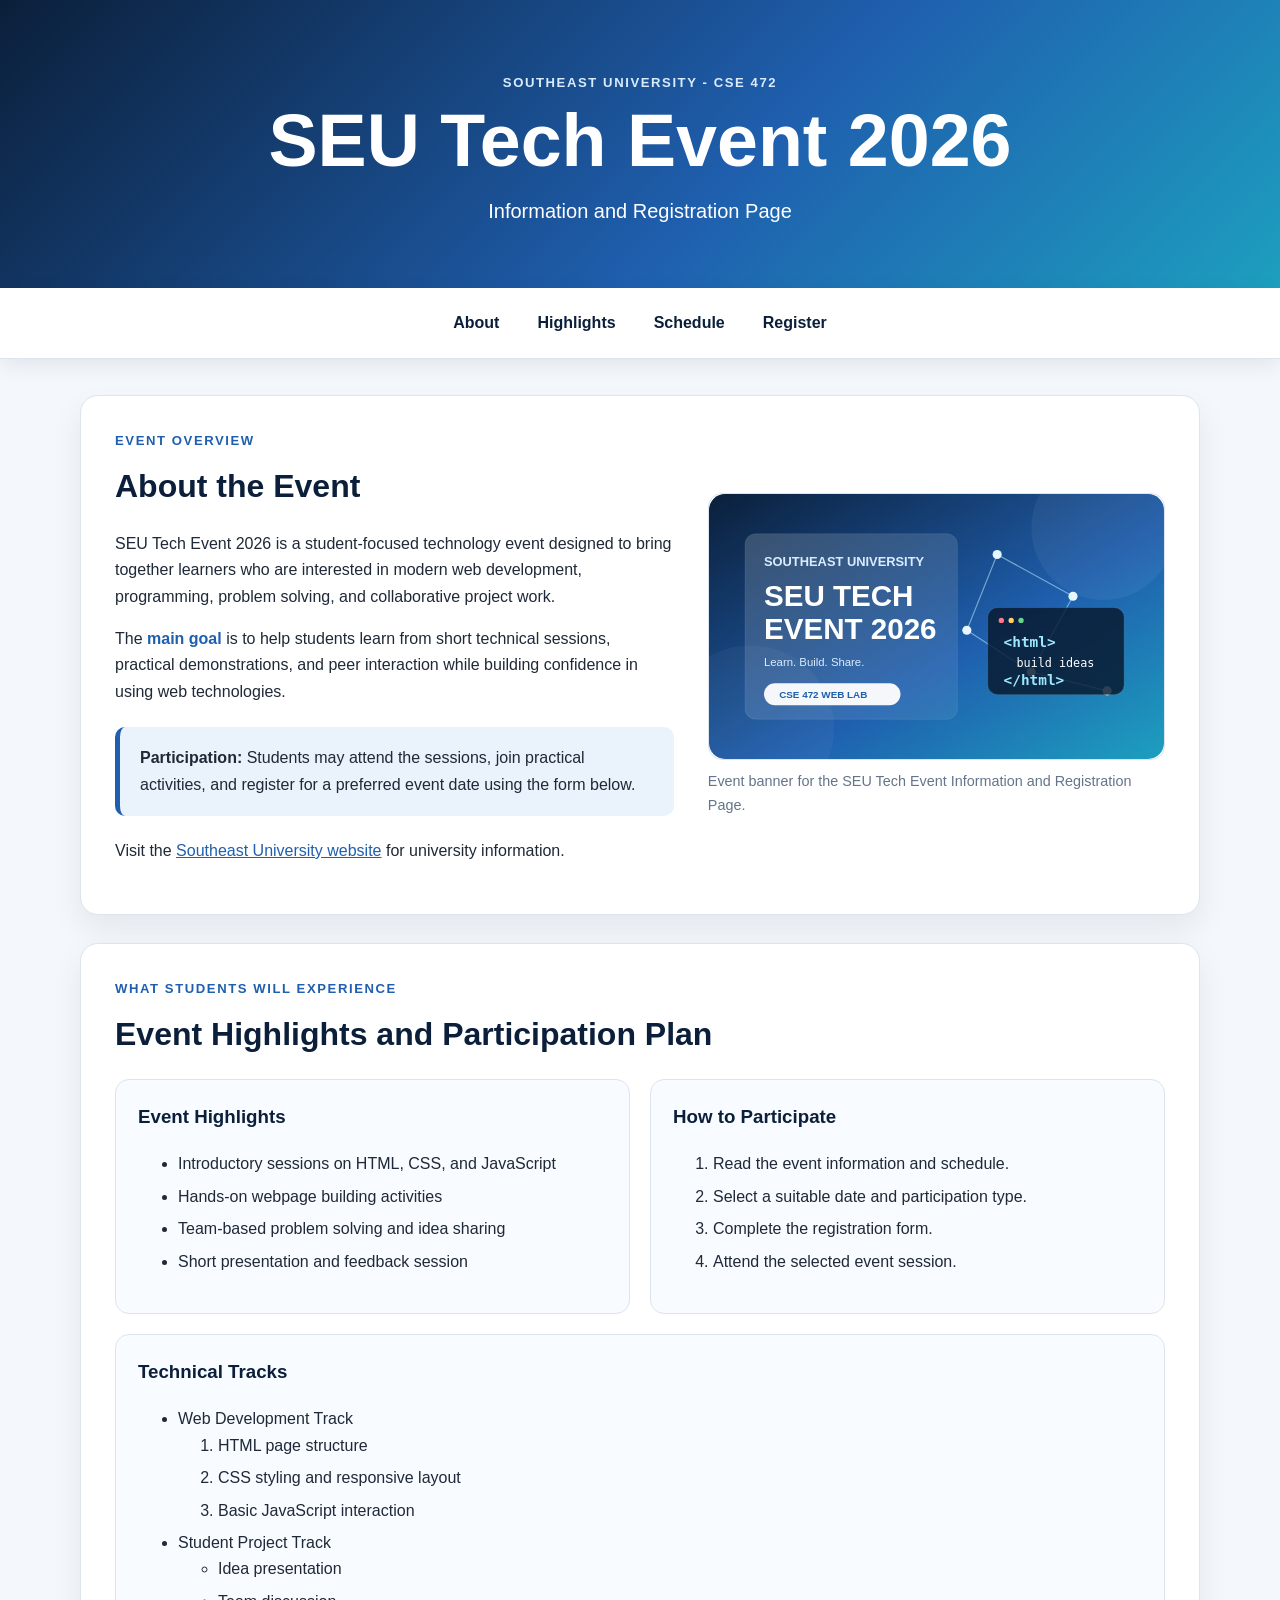
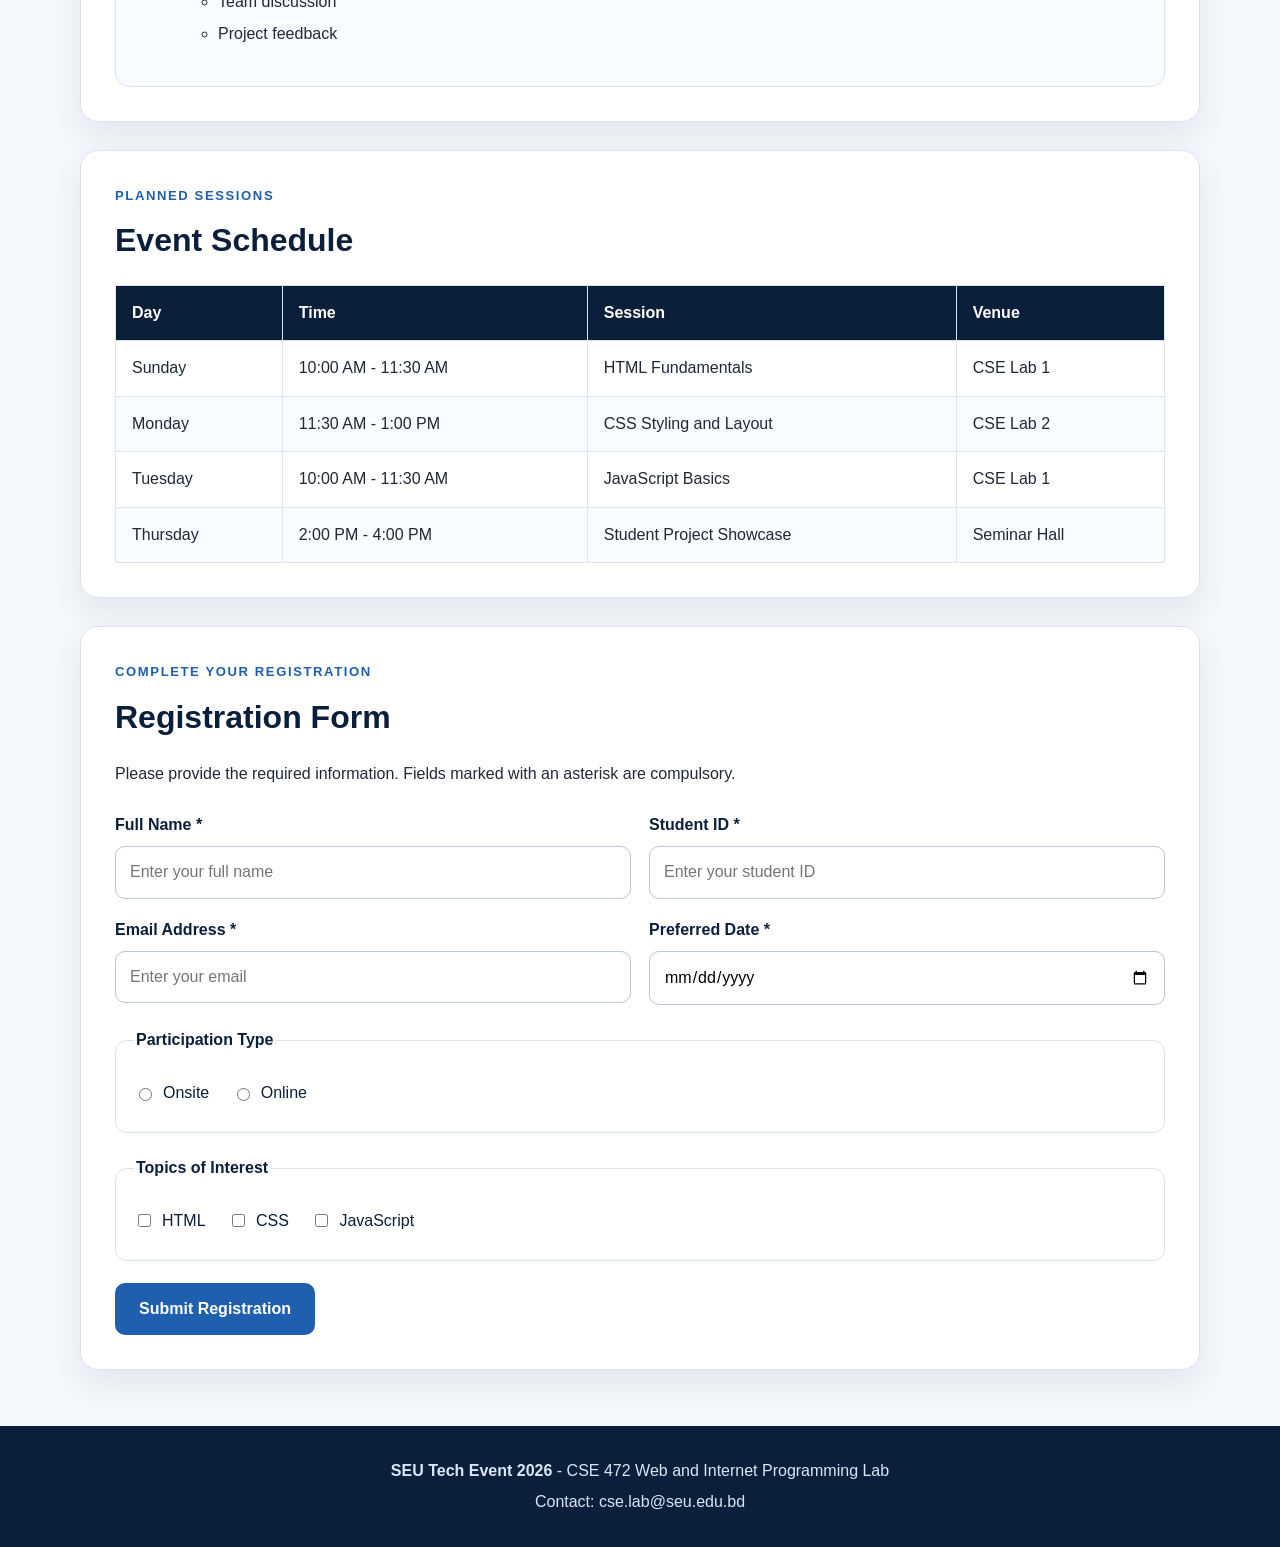
<file: labs/lab-01-html/index.html>
<!DOCTYPE html>
<html lang="en">
<head>
    <meta charset="UTF-8">
    <meta name="viewport" content="width=device-width, initial-scale=1.0">
    <title>SEU Tech Event Information and Registration Page</title>
    <link rel="stylesheet" href="style.css">
</head>
<body>
    <header class="site-header">
        <div class="header-content">
            <p class="eyebrow">Southeast University - CSE 472</p>
            <h1>SEU Tech Event 2026</h1>
            <p class="tagline">Information and Registration Page</p>
        </div>
    </header>

    <nav class="main-nav" aria-label="Main navigation">
        <a href="#about">About</a>
        <a href="#highlights">Highlights</a>
        <a href="#schedule">Schedule</a>
        <a href="#register">Register</a>
    </nav>

    <main class="page-shell">
        <section id="about" class="panel">
            <div class="two-column">
                <div>
                    <p class="section-label">Event overview</p>
                    <h2>About the Event</h2>
                    <p>SEU Tech Event 2026 is a student-focused technology event designed to bring together learners who are interested in modern web development, programming, problem solving, and collaborative project work.</p>
                    <p>The <span class="highlight">main goal</span> is to help students learn from short technical sessions, practical demonstrations, and peer interaction while building confidence in using web technologies.</p>
                    <div class="event-note"><strong>Participation:</strong> Students may attend the sessions, join practical activities, and register for a preferred event date using the form below.</div>
                    <p>Visit the <a href="https://www.seu.edu.bd" target="_blank" rel="noopener noreferrer">Southeast University website</a> for university information.</p>
                </div>
                <figure class="event-figure">
                    <img src="images/tech-event-banner.svg" alt="SEU Tech Event banner showing web development and technology themes">
                    <figcaption>Event banner for the SEU Tech Event Information and Registration Page.</figcaption>
                </figure>
            </div>
        </section>

        <section id="highlights" class="panel">
            <p class="section-label">What students will experience</p>
            <h2>Event Highlights and Participation Plan</h2>
            <div class="list-grid">
                <div class="list-card">
                    <h3>Event Highlights</h3>
                    <ul>
                        <li>Introductory sessions on HTML, CSS, and JavaScript</li>
                        <li>Hands-on webpage building activities</li>
                        <li>Team-based problem solving and idea sharing</li>
                        <li>Short presentation and feedback session</li>
                    </ul>
                </div>
                <div class="list-card">
                    <h3>How to Participate</h3>
                    <ol>
                        <li>Read the event information and schedule.</li>
                        <li>Select a suitable date and participation type.</li>
                        <li>Complete the registration form.</li>
                        <li>Attend the selected event session.</li>
                    </ol>
                </div>
            </div>
            <div class="nested-plan">
                <h3>Technical Tracks</h3>
                <ul>
                    <li>Web Development Track
                        <ol>
                            <li>HTML page structure</li>
                            <li>CSS styling and responsive layout</li>
                            <li>Basic JavaScript interaction</li>
                        </ol>
                    </li>
                    <li>Student Project Track
                        <ul>
                            <li>Idea presentation</li>
                            <li>Team discussion</li>
                            <li>Project feedback</li>
                        </ul>
                    </li>
                </ul>
            </div>
        </section>

        <section id="schedule" class="panel">
            <p class="section-label">Planned sessions</p>
            <h2>Event Schedule</h2>
            <div class="table-wrap">
                <table>
                    <thead>
                        <tr><th>Day</th><th>Time</th><th>Session</th><th>Venue</th></tr>
                    </thead>
                    <tbody>
                        <tr><td>Sunday</td><td>10:00 AM - 11:30 AM</td><td>HTML Fundamentals</td><td>CSE Lab 1</td></tr>
                        <tr><td>Monday</td><td>11:30 AM - 1:00 PM</td><td>CSS Styling and Layout</td><td>CSE Lab 2</td></tr>
                        <tr><td>Tuesday</td><td>10:00 AM - 11:30 AM</td><td>JavaScript Basics</td><td>CSE Lab 1</td></tr>
                        <tr><td>Thursday</td><td>2:00 PM - 4:00 PM</td><td>Student Project Showcase</td><td>Seminar Hall</td></tr>
                    </tbody>
                </table>
            </div>
        </section>

        <section id="register" class="panel">
            <p class="section-label">Complete your registration</p>
            <h2>Registration Form</h2>
            <p>Please provide the required information. Fields marked with an asterisk are compulsory.</p>
            <form action="#" method="post">
                <div class="form-grid">
                    <div class="field"><label for="fullname">Full Name *</label><input type="text" id="fullname" name="fullname" placeholder="Enter your full name" required></div>
                    <div class="field"><label for="studentid">Student ID *</label><input type="number" id="studentid" name="studentid" placeholder="Enter your student ID" required></div>
                    <div class="field"><label for="email">Email Address *</label><input type="email" id="email" name="email" placeholder="Enter your email" required></div>
                    <div class="field"><label for="preferred-date">Preferred Date *</label><input type="date" id="preferred-date" name="preferred_date" required></div>
                </div>
                <fieldset>
                    <legend>Participation Type</legend>
                    <label class="choice" for="onsite"><input type="radio" id="onsite" name="participation" value="Onsite" required> Onsite</label>
                    <label class="choice" for="online"><input type="radio" id="online" name="participation" value="Online"> Online</label>
                </fieldset>
                <fieldset>
                    <legend>Topics of Interest</legend>
                    <label class="choice" for="interest-html"><input type="checkbox" id="interest-html" name="interest_html" value="HTML"> HTML</label>
                    <label class="choice" for="interest-css"><input type="checkbox" id="interest-css" name="interest_css" value="CSS"> CSS</label>
                    <label class="choice" for="interest-js"><input type="checkbox" id="interest-js" name="interest_js" value="JavaScript"> JavaScript</label>
                </fieldset>
                <button type="submit">Submit Registration</button>
            </form>
        </section>
    </main>

    <footer class="site-footer">
        <p><strong>SEU Tech Event 2026</strong> - CSE 472 Web and Internet Programming Lab</p>
        <p>Contact: cse.lab@seu.edu.bd</p>
    </footer>
</body>
</html>
</file>
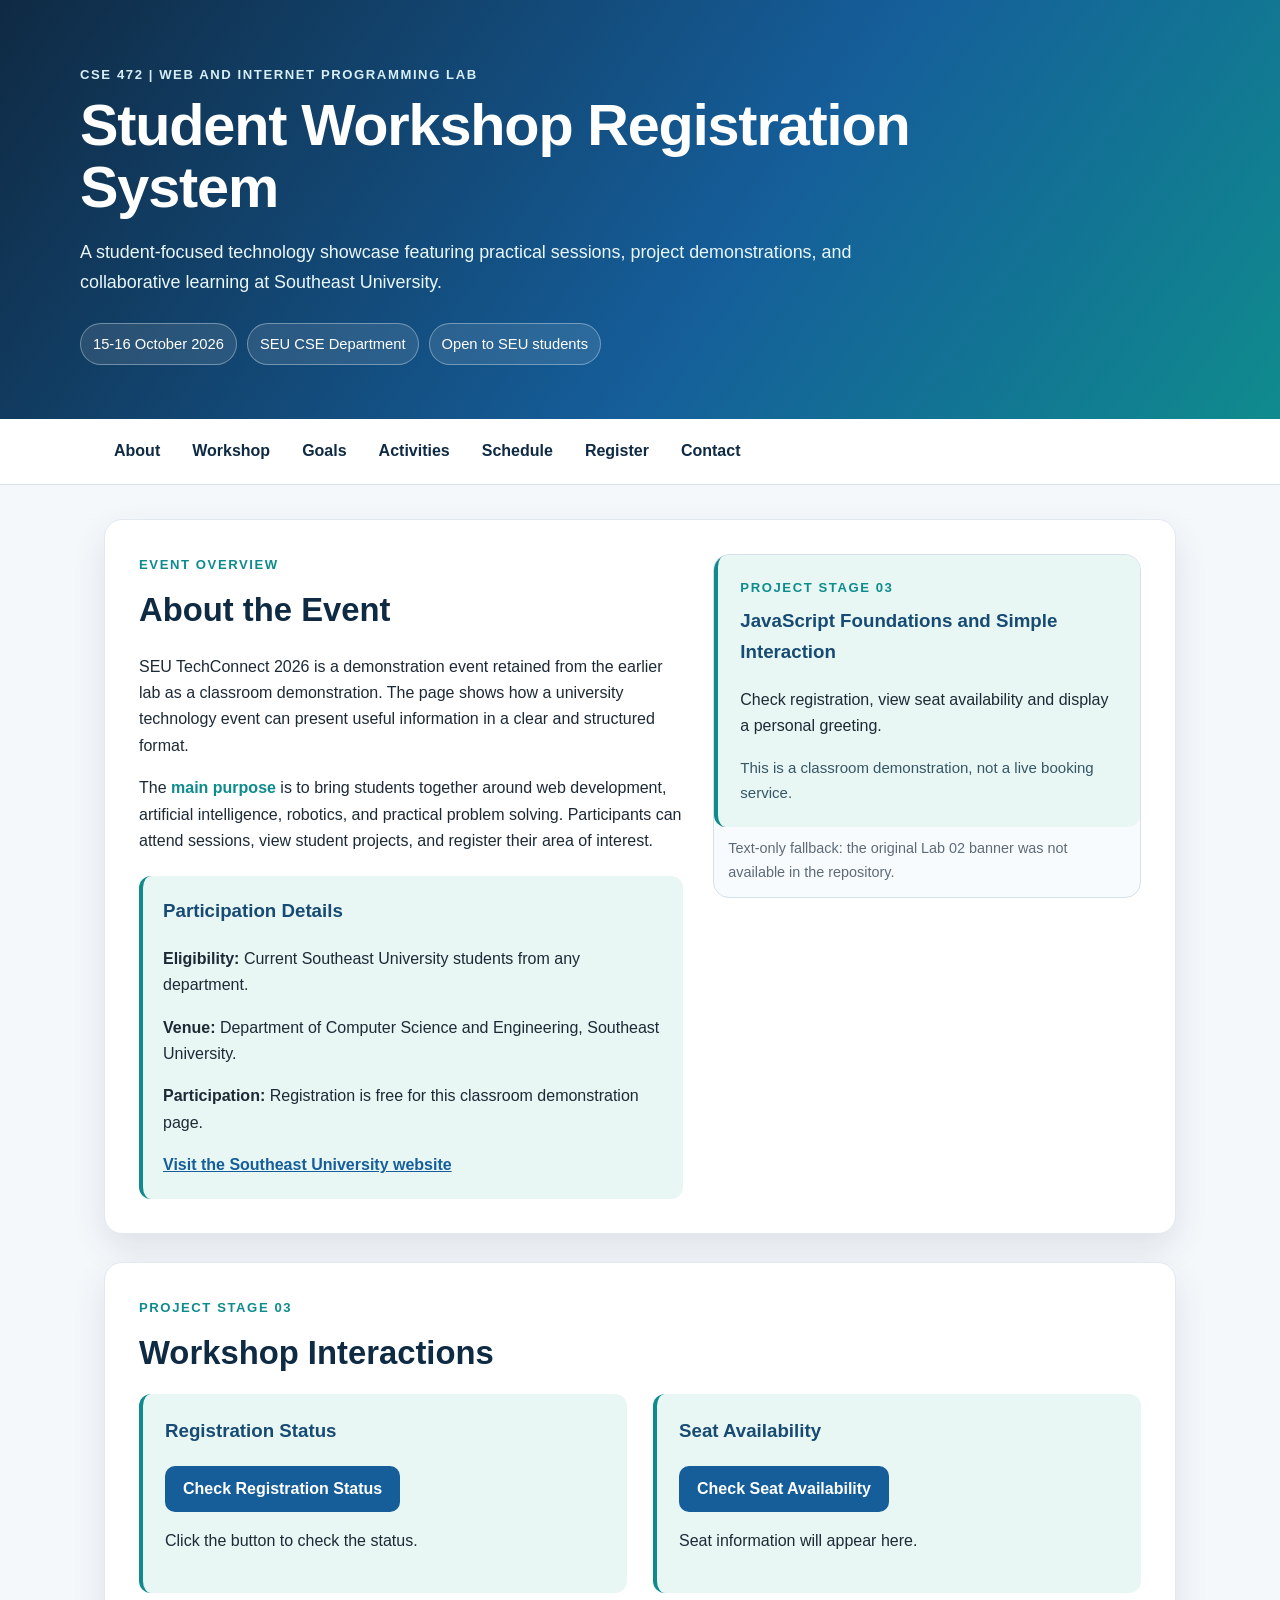
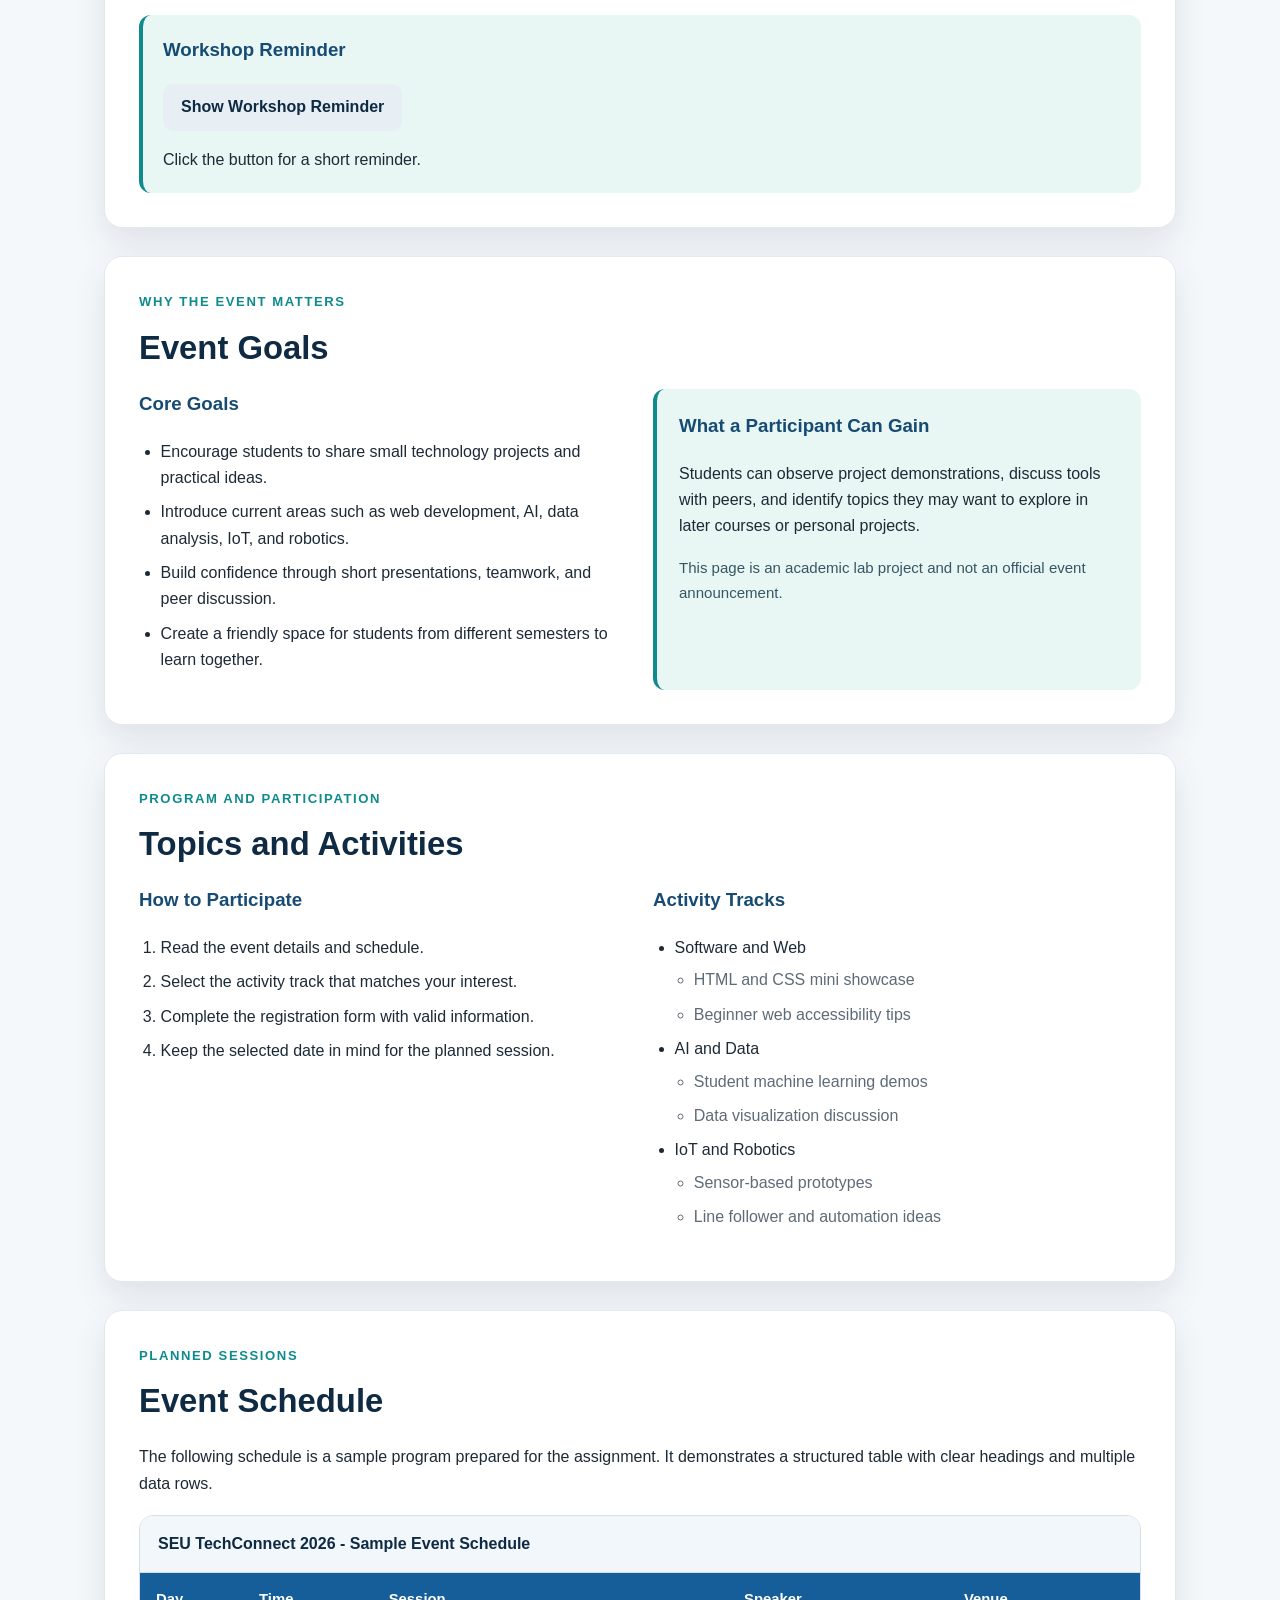
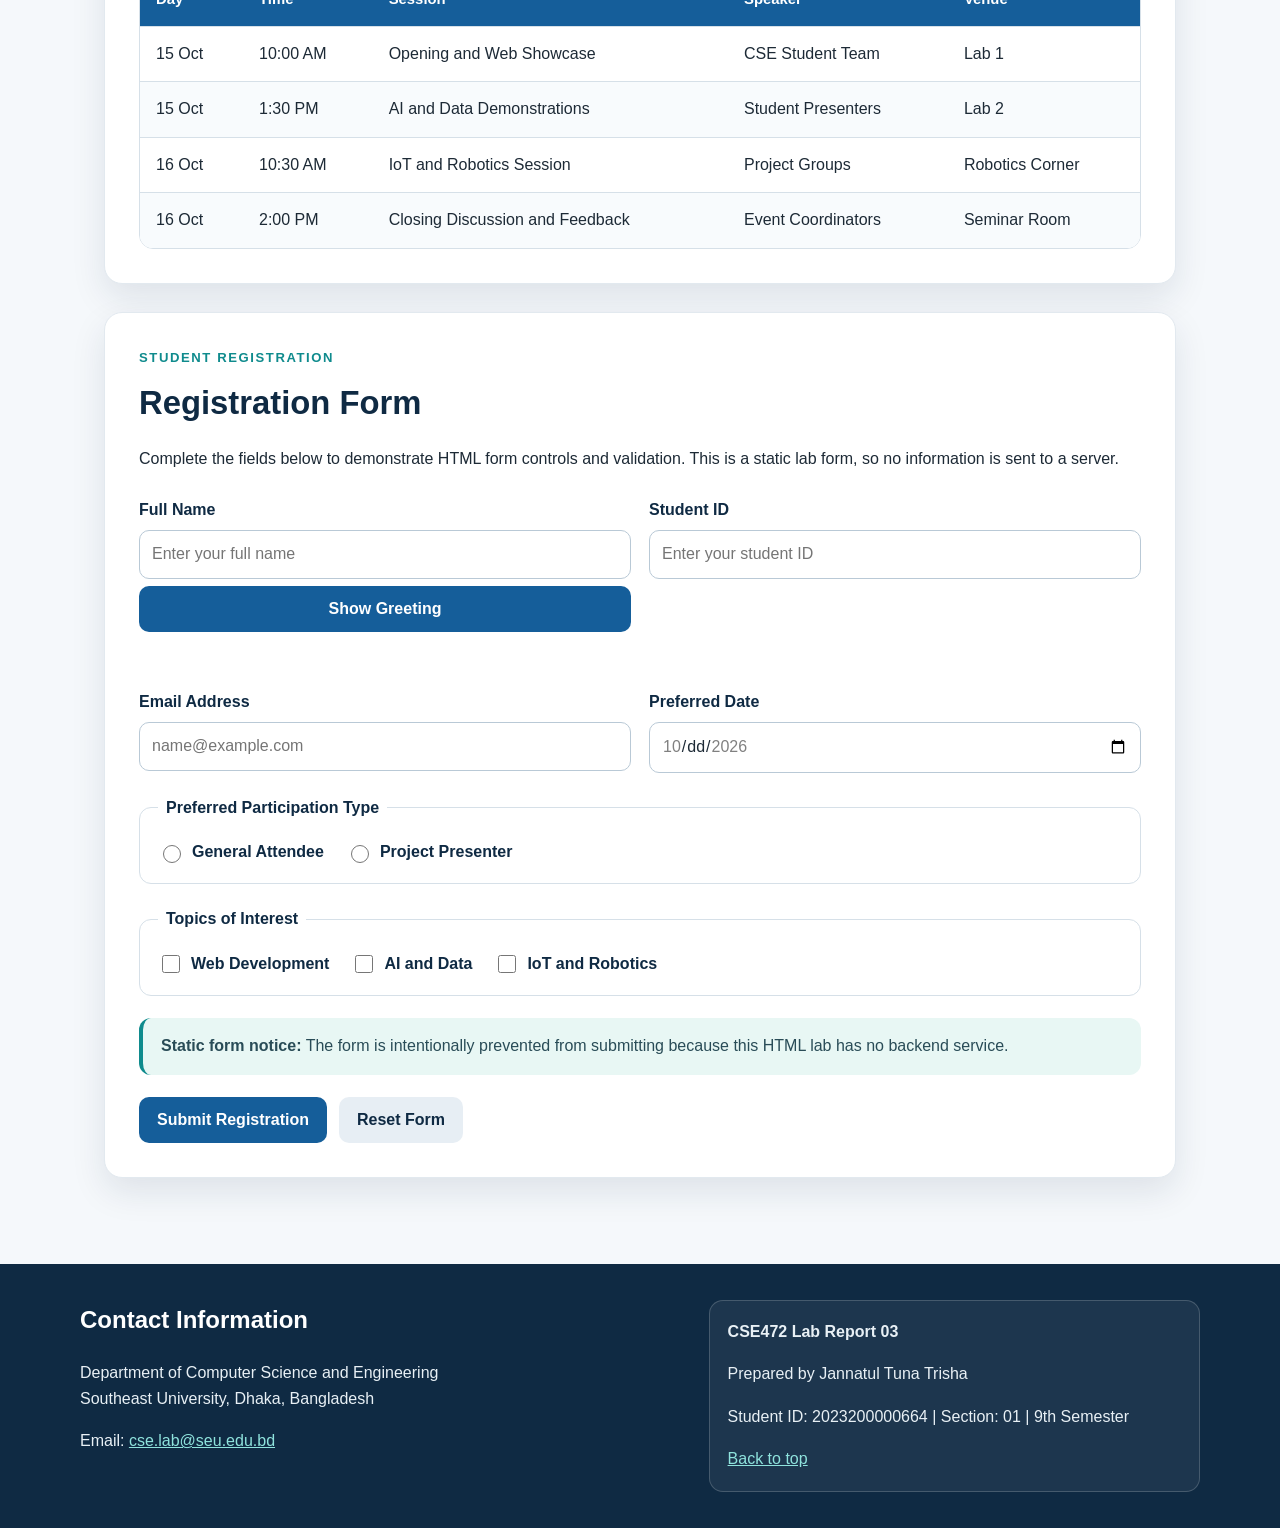
<file: labs/lab-03-javascript/index.html>
<!DOCTYPE html>
<html lang="en">
<head>
  <meta charset="UTF-8">
  <meta name="viewport" content="width=device-width, initial-scale=1.0">
  <meta name="description" content="SEU Tech Event information, schedule, activities, and student registration form with simple JavaScript interactions for CSE472 Lab 03.">
  <title>Student Workshop Registration System | Lab 03</title>
  <link rel="stylesheet" href="css/style.css">
  <link rel="icon" href="data:,">
</head>
<body>
  <header class="site-header" id="top">
    <div class="header-inner">
      <p class="eyebrow">CSE 472 | Web and Internet Programming Lab</p>
      <h1>Student Workshop Registration System</h1>
      <p class="lead">A student-focused technology showcase featuring practical sessions, project demonstrations, and collaborative learning at Southeast University.</p>
      <div class="hero-meta" aria-label="Event summary">
        <span>15-16 October 2026</span>
        <span>SEU CSE Department</span>
        <span>Open to SEU students</span>
      </div>
    </div>
  </header>

  <nav class="main-nav" aria-label="Primary navigation">
    <div class="nav-inner">
      <a href="#about">About</a>
      <a href="#workshop-interactions">Workshop</a>
      <a href="#goals">Goals</a>
      <a href="#activities">Activities</a>
      <a href="#schedule">Schedule</a>
      <a href="#register">Register</a>
      <a href="#contact">Contact</a>
    </div>
  </nav>

  <main class="page-shell">
    <section id="about" class="section-card about-grid">
      <div>
        <p class="section-kicker">Event overview</p>
        <h2>About the Event</h2>
        <p>SEU TechConnect 2026 is a demonstration event retained from the earlier lab as a classroom demonstration. The page shows how a university technology event can present useful information in a clear and structured format.</p>
        <p>The <span class="text-highlight">main purpose</span> is to bring students together around web development, artificial intelligence, robotics, and practical problem solving. Participants can attend sessions, view student projects, and register their area of interest.</p>
        <div class="info-box">
          <h3>Participation Details</h3>
          <p><strong>Eligibility:</strong> Current Southeast University students from any department.</p>
          <p><strong>Venue:</strong> Department of Computer Science and Engineering, Southeast University.</p>
          <p><strong>Participation:</strong> Registration is free for this classroom demonstration page.</p>
          <p><a class="external-link" href="https://www.seu.edu.bd" target="_blank" rel="noopener noreferrer">Visit the Southeast University website</a></p>
        </div>
      </div>
      <figure class="event-figure">
        <!-- The original image is absent from the supplied repository snapshot. -->
        <div class="mini-card">
          <p class="section-kicker">Project Stage 03</p>
          <h3>JavaScript Foundations and Simple Interaction</h3>
          <p>Check registration, view seat availability and display a personal greeting.</p>
          <p class="note">This is a classroom demonstration, not a live booking service.</p>
        </div>
        <figcaption>Text-only fallback: the original Lab 02 banner was not available in the repository.</figcaption>
      </figure>
    </section>

    <section id="workshop-interactions" class="section-card">
      <p class="section-kicker">Project Stage 03</p>
      <h2>Workshop Interactions</h2>
      <div class="two-column">
        <div class="mini-card" id="registration-panel">
          <h3>Registration Status</h3>
          <button type="button" class="primary-button" onclick="checkRegistration()">
            Check Registration Status
          </button>
          <p id="registrationStatus" aria-live="polite">Click the button to check the status.</p>
        </div>
        <div class="mini-card" id="seat-panel">
          <h3>Seat Availability</h3>
          <button type="button" class="primary-button" onclick="checkSeats()">
            Check Seat Availability
          </button>
          <p id="seatMessage" aria-live="polite">Seat information will appear here.</p>
        </div>
      </div>
      <div class="info-box" id="reminder-panel">
        <h3>Workshop Reminder</h3>
        <button type="button" class="secondary-button" onclick="showWorkshopReminder()">
          Show Workshop Reminder
        </button>
        <p id="workshopReminder" aria-live="polite">Click the button for a short reminder.</p>
      </div>
    </section>

    <section id="goals" class="section-card">
      <p class="section-kicker">Why the event matters</p>
      <h2>Event Goals</h2>
      <div class="two-column">
        <div>
          <h3>Core Goals</h3>
          <ul class="feature-list">
            <li>Encourage students to share small technology projects and practical ideas.</li>
            <li>Introduce current areas such as web development, AI, data analysis, IoT, and robotics.</li>
            <li>Build confidence through short presentations, teamwork, and peer discussion.</li>
            <li>Create a friendly space for students from different semesters to learn together.</li>
          </ul>
        </div>
        <div class="mini-card">
          <h3>What a Participant Can Gain</h3>
          <p>Students can observe project demonstrations, discuss tools with peers, and identify topics they may want to explore in later courses or personal projects.</p>
          <p class="note">This page is an academic lab project and not an official event announcement.</p>
        </div>
      </div>
    </section>

    <section id="activities" class="section-card">
      <p class="section-kicker">Program and participation</p>
      <h2>Topics and Activities</h2>
      <div class="two-column lists-layout">
        <div>
          <h3>How to Participate</h3>
          <ol class="numbered-list">
            <li>Read the event details and schedule.</li>
            <li>Select the activity track that matches your interest.</li>
            <li>Complete the registration form with valid information.</li>
            <li>Keep the selected date in mind for the planned session.</li>
          </ol>
        </div>
        <div>
          <h3>Activity Tracks</h3>
          <ul class="nested-list">
            <li>Software and Web
              <ul>
                <li>HTML and CSS mini showcase</li>
                <li>Beginner web accessibility tips</li>
              </ul>
            </li>
            <li>AI and Data
              <ul>
                <li>Student machine learning demos</li>
                <li>Data visualization discussion</li>
              </ul>
            </li>
            <li>IoT and Robotics
              <ul>
                <li>Sensor-based prototypes</li>
                <li>Line follower and automation ideas</li>
              </ul>
            </li>
          </ul>
        </div>
      </div>
    </section>

    <section id="schedule" class="section-card">
      <p class="section-kicker">Planned sessions</p>
      <h2>Event Schedule</h2>
      <p>The following schedule is a sample program prepared for the assignment. It demonstrates a structured table with clear headings and multiple data rows.</p>
      <div class="table-wrap">
        <table>
          <caption>SEU TechConnect 2026 - Sample Event Schedule</caption>
          <thead>
            <tr>
              <th scope="col">Day</th>
              <th scope="col">Time</th>
              <th scope="col">Session</th>
              <th scope="col">Speaker</th>
              <th scope="col">Venue</th>
            </tr>
          </thead>
          <tbody>
            <tr>
              <td>15 Oct</td>
              <td>10:00 AM</td>
              <td>Opening and Web Showcase</td>
              <td>CSE Student Team</td>
              <td>Lab 1</td>
            </tr>
            <tr>
              <td>15 Oct</td>
              <td>1:30 PM</td>
              <td>AI and Data Demonstrations</td>
              <td>Student Presenters</td>
              <td>Lab 2</td>
            </tr>
            <tr>
              <td>16 Oct</td>
              <td>10:30 AM</td>
              <td>IoT and Robotics Session</td>
              <td>Project Groups</td>
              <td>Robotics Corner</td>
            </tr>
            <tr>
              <td>16 Oct</td>
              <td>2:00 PM</td>
              <td>Closing Discussion and Feedback</td>
              <td>Event Coordinators</td>
              <td>Seminar Room</td>
            </tr>
          </tbody>
        </table>
      </div>
    </section>

    <section id="register" class="section-card registration-section">
      <p class="section-kicker">Student registration</p>
      <h2>Registration Form</h2>
      <p>Complete the fields below to demonstrate HTML form controls and validation. This is a static lab form, so no information is sent to a server.</p>

      <form action="#register" method="get" onsubmit="return false;">
        <div class="form-grid">
          <div class="field-group" id="greeting-field">
            <label for="studentName">Full Name</label>
            <input type="text" id="studentName" name="studentName" placeholder="Enter your full name" minlength="3" maxlength="60" required>
            <button type="button" class="primary-button" onclick="showGreeting()">
              Show Greeting
            </button>
            <p id="greetingMessage" aria-live="polite"></p>
          </div>

          <div class="field-group">
            <label for="studentid">Student ID</label>
            <input type="text" id="studentid" name="studentid" placeholder="Enter your student ID" minlength="10" maxlength="15" inputmode="numeric" required>
          </div>

          <div class="field-group">
            <label for="email">Email Address</label>
            <input type="email" id="email" name="email" placeholder="name@example.com" maxlength="80" required>
          </div>

          <div class="field-group">
            <label for="preferred-date">Preferred Date</label>
            <input type="date" id="preferred-date" name="preferred_date" min="2026-10-15" max="2026-10-16" required>
          </div>
        </div>

        <fieldset>
          <legend>Preferred Participation Type</legend>
          <div class="choice-row">
            <div class="choice-item">
              <input type="radio" id="attendee" name="participation_type" value="Attendee" required>
              <label for="attendee">General Attendee</label>
            </div>
            <div class="choice-item">
              <input type="radio" id="presenter" name="participation_type" value="Presenter">
              <label for="presenter">Project Presenter</label>
            </div>
          </div>
        </fieldset>

        <fieldset>
          <legend>Topics of Interest</legend>
          <div class="choice-row checkbox-row">
            <div class="choice-item">
              <input type="checkbox" id="topic-web" name="topics" value="Web Development">
              <label for="topic-web">Web Development</label>
            </div>
            <div class="choice-item">
              <input type="checkbox" id="topic-ai" name="topics" value="AI and Data">
              <label for="topic-ai">AI and Data</label>
            </div>
            <div class="choice-item">
              <input type="checkbox" id="topic-iot" name="topics" value="IoT and Robotics">
              <label for="topic-iot">IoT and Robotics</label>
            </div>
          </div>
        </fieldset>

        <div class="form-note" role="note">
          <strong>Static form notice:</strong> The form is intentionally prevented from submitting because this HTML lab has no backend service.
        </div>

        <div class="button-row">
          <button type="submit" class="primary-button">Submit Registration</button>
          <button type="reset" class="secondary-button">Reset Form</button>
        </div>
      </form>
    </section>
  </main>

  <footer id="contact" class="site-footer">
    <div class="footer-inner">
      <div>
        <h2>Contact Information</h2>
        <p>Department of Computer Science and Engineering<br>Southeast University, Dhaka, Bangladesh</p>
        <p>Email: <a href="mailto:cse.lab@seu.edu.bd">cse.lab@seu.edu.bd</a></p>
      </div>
      <div class="footer-note">
        <p><strong>CSE472 Lab Report 03</strong></p>
        <!-- STUDENT-CONFIG:START -->
        <p>Prepared by Jannatul Tuna Trisha</p>
        <p>Student ID: 2023200000664 | Section: 01 | 9th Semester</p>
        <!-- STUDENT-CONFIG:END -->
        <a href="#top">Back to top</a>
      </div>
    </div>
  </footer>
  <script src="js/script.js"></script>
</body>
</html>
</file>
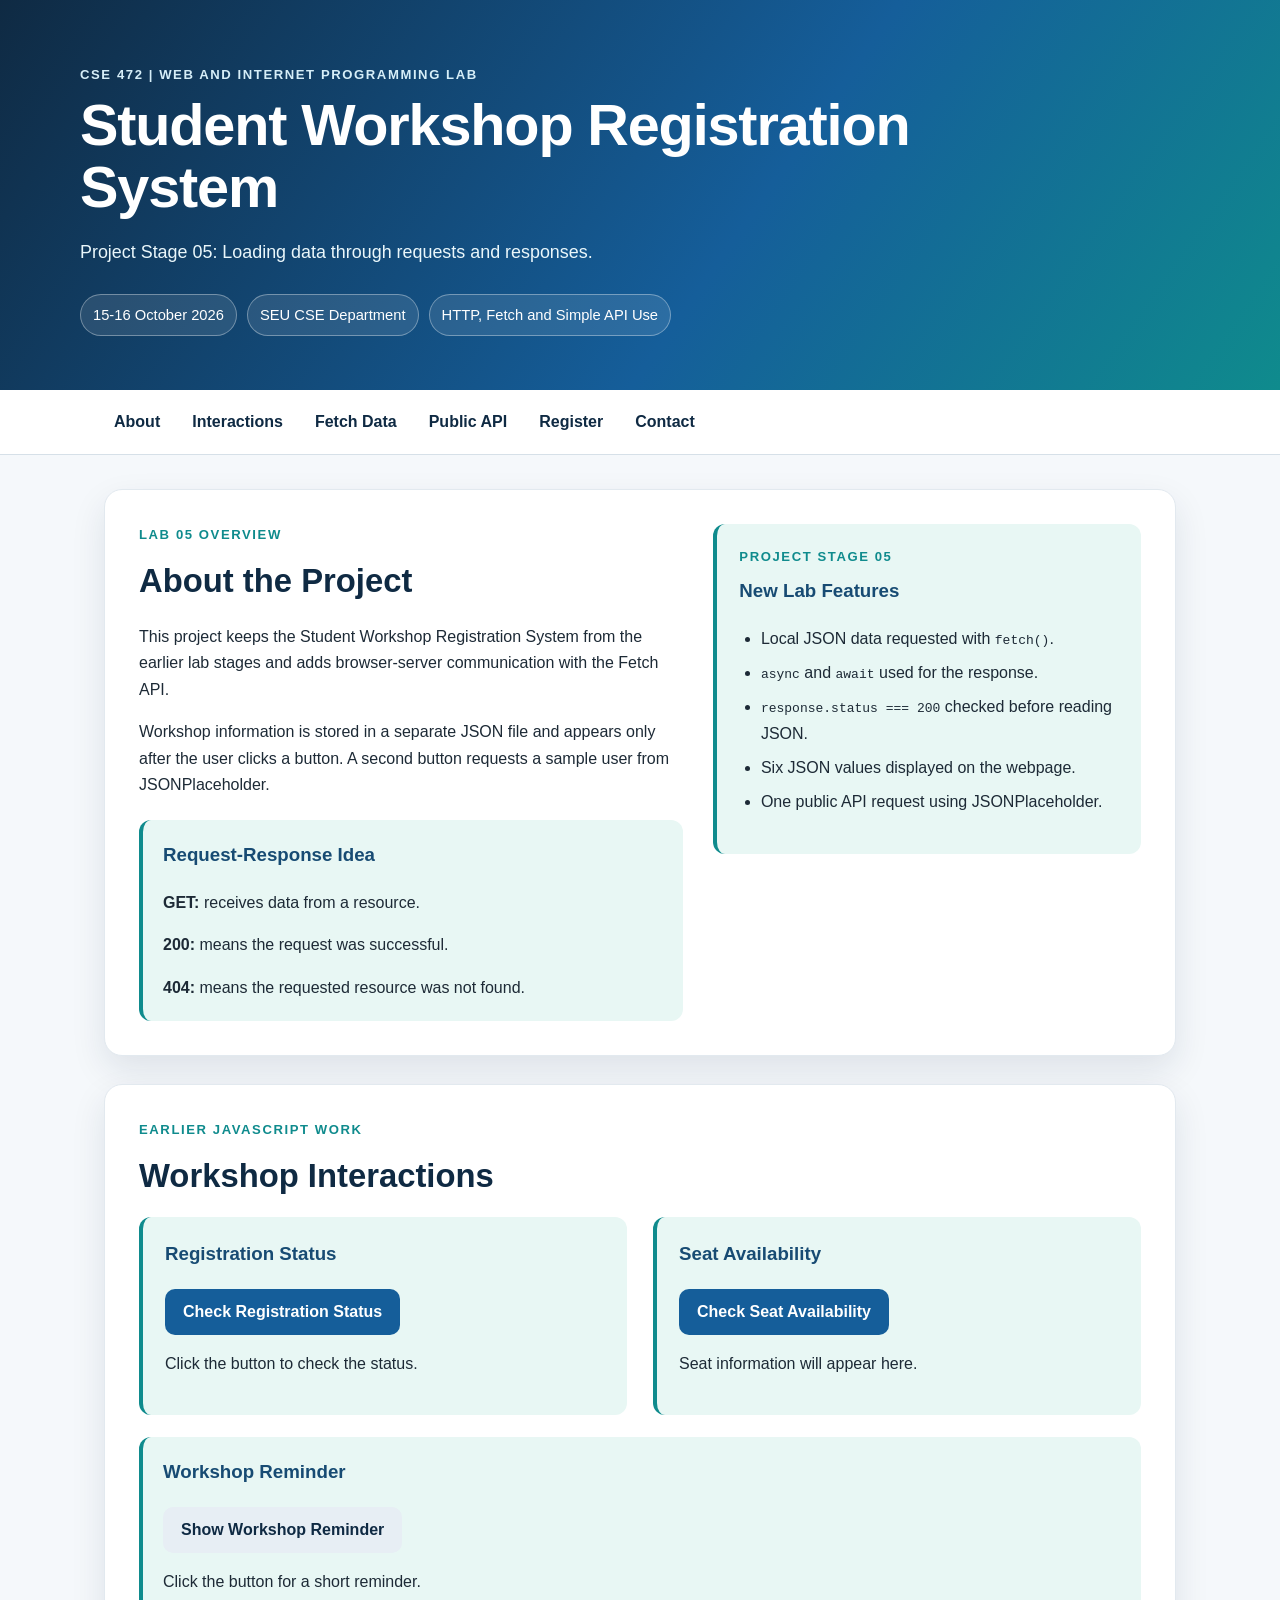
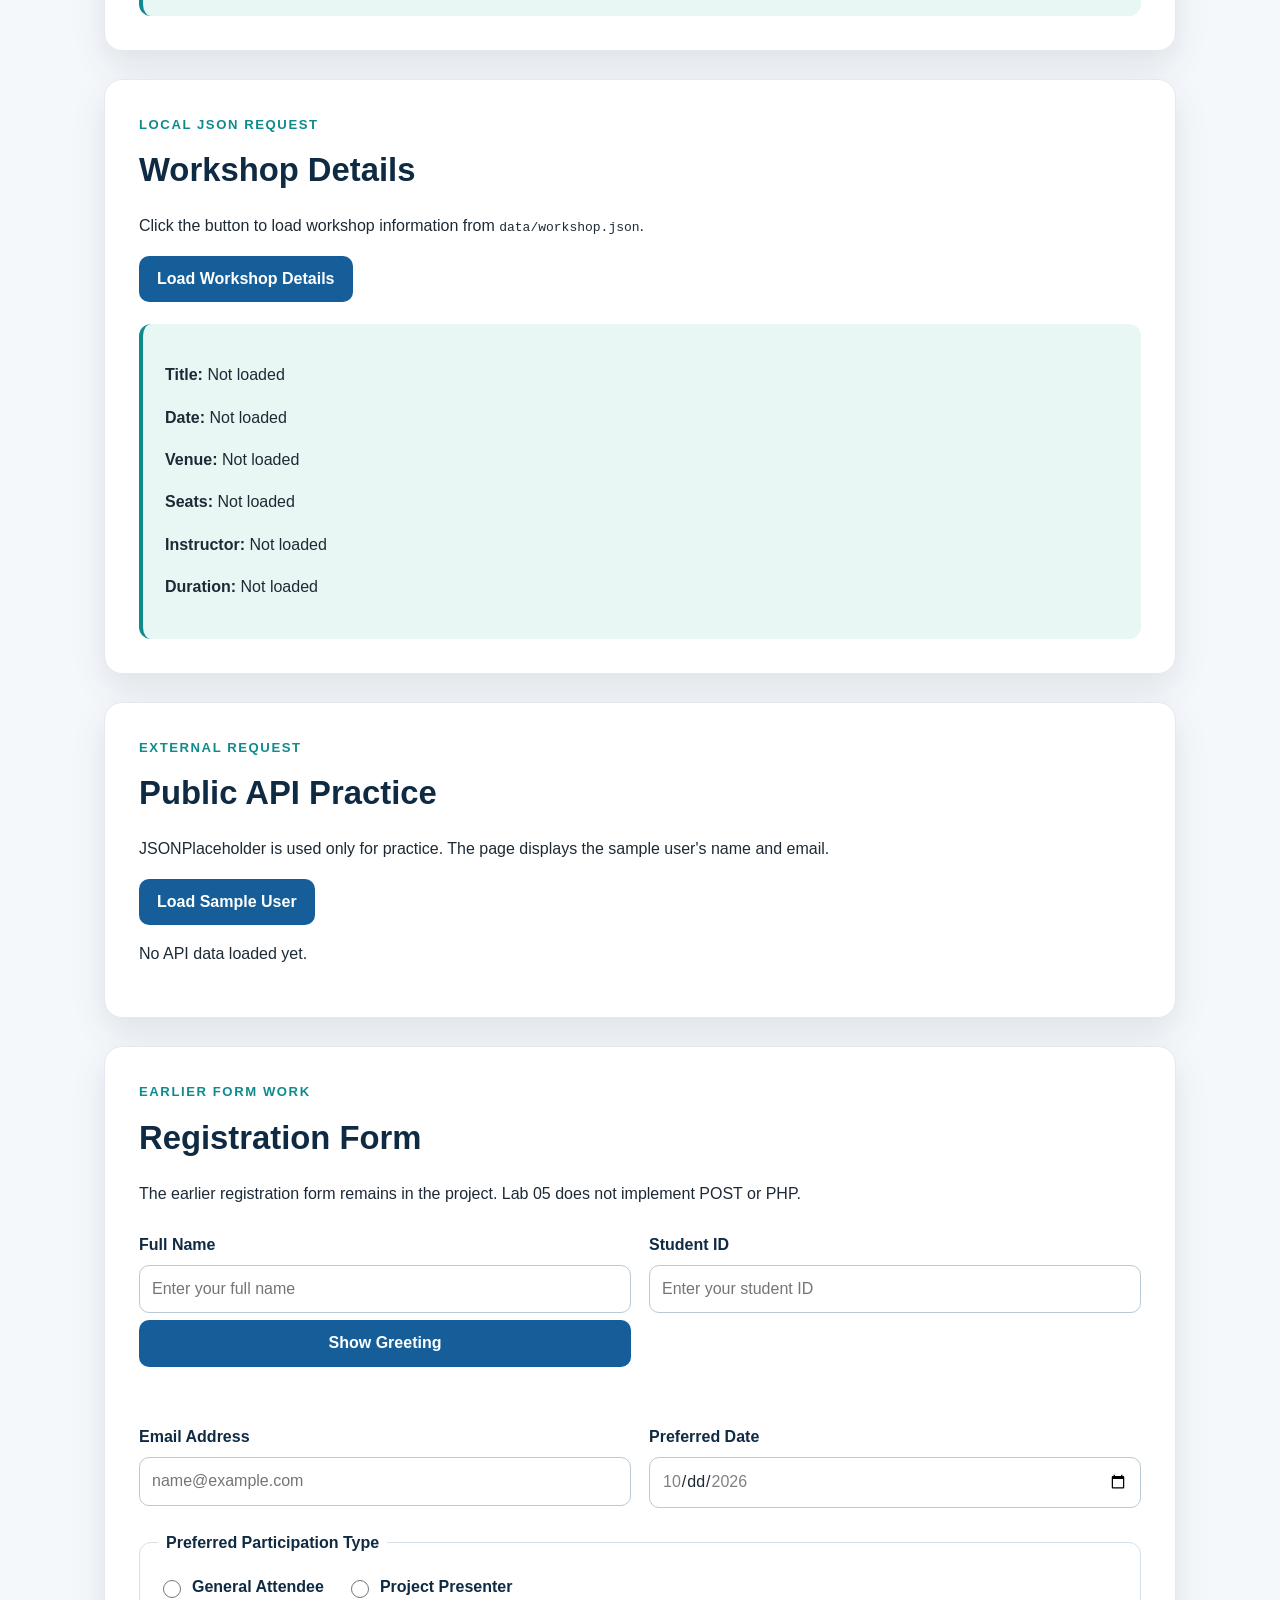
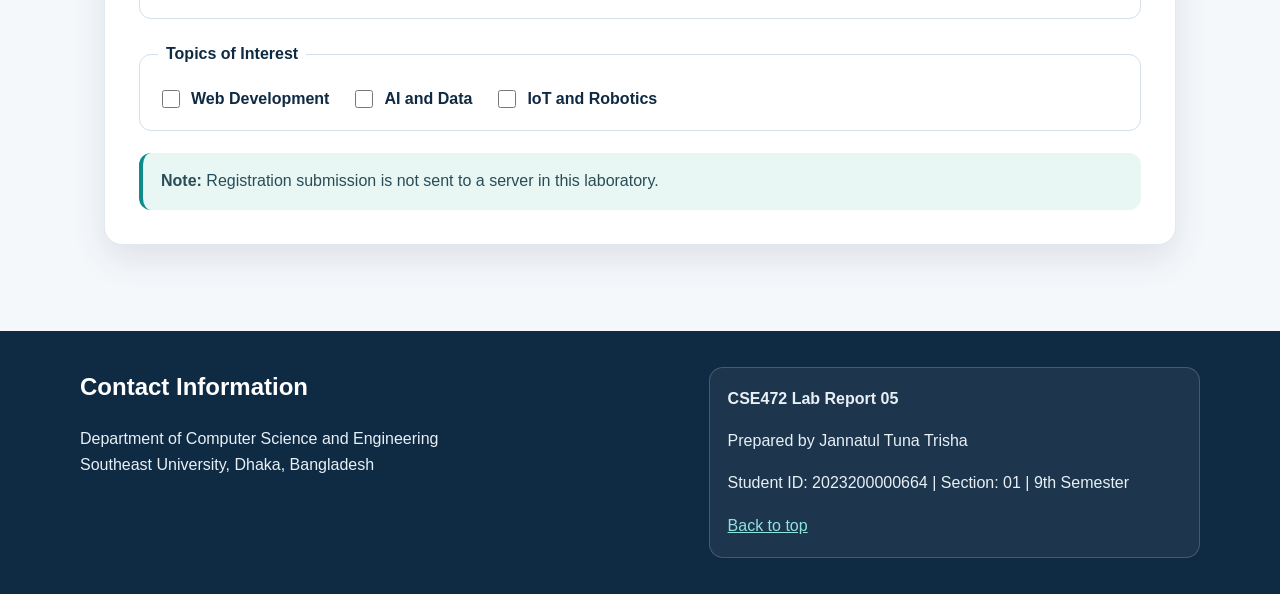
<file: labs/lab-05-fetch-api/index.html>
<!DOCTYPE html>
<html lang="en">
<head>
  <meta charset="UTF-8">
  <meta name="viewport" content="width=device-width, initial-scale=1.0">
  <meta name="description" content="CSE472 Lab 05 Student Workshop Registration System using Fetch and a simple public API.">
  <title>Student Workshop Registration System | Lab 05</title>
  <link rel="stylesheet" href="css/style.css">
  <link rel="icon" href="data:,">
</head>
<body>
  <header class="site-header" id="top">
    <div class="header-inner">
      <p class="eyebrow">CSE 472 | Web and Internet Programming Lab</p>
      <h1>Student Workshop Registration System</h1>
      <p class="lead">Project Stage 05: Loading data through requests and responses.</p>
      <div class="hero-meta" aria-label="Event summary">
        <span>15-16 October 2026</span>
        <span>SEU CSE Department</span>
        <span>HTTP, Fetch and Simple API Use</span>
      </div>
    </div>
  </header>

  <nav class="main-nav" aria-label="Primary navigation">
    <div class="nav-inner">
      <a href="#about">About</a>
      <a href="#interactions">Interactions</a>
      <a href="#workshop-details">Fetch Data</a>
      <a href="#public-api">Public API</a>
      <a href="#register">Register</a>
      <a href="#contact">Contact</a>
    </div>
  </nav>

  <main class="page-shell">
    <section id="about" class="section-card about-grid">
      <div>
        <p class="section-kicker">Lab 05 overview</p>
        <h2>About the Project</h2>
        <p>This project keeps the Student Workshop Registration System from the earlier lab stages and adds browser-server communication with the Fetch API.</p>
        <p>Workshop information is stored in a separate JSON file and appears only after the user clicks a button. A second button requests a sample user from JSONPlaceholder.</p>
        <div class="info-box">
          <h3>Request-Response Idea</h3>
          <p><strong>GET:</strong> receives data from a resource.</p>
          <p><strong>200:</strong> means the request was successful.</p>
          <p><strong>404:</strong> means the requested resource was not found.</p>
        </div>
      </div>
      <div class="mini-card">
        <p class="section-kicker">Project Stage 05</p>
        <h3>New Lab Features</h3>
        <ul class="feature-list">
          <li>Local JSON data requested with <code>fetch()</code>.</li>
          <li><code>async</code> and <code>await</code> used for the response.</li>
          <li><code>response.status === 200</code> checked before reading JSON.</li>
          <li>Six JSON values displayed on the webpage.</li>
          <li>One public API request using JSONPlaceholder.</li>
        </ul>
      </div>
    </section>

    <section id="interactions" class="section-card">
      <p class="section-kicker">Earlier JavaScript work</p>
      <h2>Workshop Interactions</h2>
      <div class="two-column">
        <div class="mini-card">
          <h3>Registration Status</h3>
          <button type="button" class="primary-button" onclick="checkRegistration()">Check Registration Status</button>
          <p id="registrationStatus" aria-live="polite">Click the button to check the status.</p>
        </div>
        <div class="mini-card">
          <h3>Seat Availability</h3>
          <button type="button" class="primary-button" onclick="checkSeats()">Check Seat Availability</button>
          <p id="seatMessage" aria-live="polite">Seat information will appear here.</p>
        </div>
      </div>
      <div class="info-box">
        <h3>Workshop Reminder</h3>
        <button type="button" class="secondary-button" onclick="showWorkshopReminder()">Show Workshop Reminder</button>
        <p id="workshopReminder" aria-live="polite">Click the button for a short reminder.</p>
      </div>
    </section>

    <section id="workshop-details" class="section-card">
      <p class="section-kicker">Local JSON request</p>
      <h2>Workshop Details</h2>
      <p>Click the button to load workshop information from <code>data/workshop.json</code>.</p>
      <button type="button" class="primary-button" onclick="loadWorkshop()">Load Workshop Details</button>
      <div class="mini-card" style="margin-top: 22px;">
        <p><strong>Title:</strong> <span id="workshopTitle">Not loaded</span></p>
        <p><strong>Date:</strong> <span id="workshopDate">Not loaded</span></p>
        <p><strong>Venue:</strong> <span id="workshopVenue">Not loaded</span></p>
        <p><strong>Seats:</strong> <span id="workshopSeats">Not loaded</span></p>
        <p><strong>Instructor:</strong> <span id="workshopInstructor">Not loaded</span></p>
        <p><strong>Duration:</strong> <span id="workshopDuration">Not loaded</span></p>
        <p id="loadMessage" aria-live="polite"></p>
      </div>
    </section>

    <section id="public-api" class="section-card">
      <p class="section-kicker">External request</p>
      <h2>Public API Practice</h2>
      <p>JSONPlaceholder is used only for practice. The page displays the sample user's name and email.</p>
      <button type="button" class="primary-button" onclick="loadSampleUser()">Load Sample User</button>
      <p id="apiUser" aria-live="polite">No API data loaded yet.</p>
    </section>

    <section id="register" class="section-card registration-section">
      <p class="section-kicker">Earlier form work</p>
      <h2>Registration Form</h2>
      <p>The earlier registration form remains in the project. Lab 05 does not implement POST or PHP.</p>
      <form action="#register" method="get" onsubmit="return false;">
        <div class="form-grid">
          <div class="field-group">
            <label for="studentName">Full Name</label>
            <input type="text" id="studentName" name="studentName" placeholder="Enter your full name" minlength="3" maxlength="60" required>
            <button type="button" class="primary-button" onclick="showGreeting()">Show Greeting</button>
            <p id="greetingMessage" aria-live="polite"></p>
          </div>
          <div class="field-group">
            <label for="studentid">Student ID</label>
            <input type="text" id="studentid" name="studentid" placeholder="Enter your student ID" minlength="10" maxlength="15" required>
          </div>
          <div class="field-group">
            <label for="email">Email Address</label>
            <input type="email" id="email" name="email" placeholder="name@example.com" required>
          </div>
          <div class="field-group">
            <label for="preferred-date">Preferred Date</label>
            <input type="date" id="preferred-date" name="preferred_date" min="2026-10-15" max="2026-10-16" required>
          </div>
        </div>
        <fieldset>
          <legend>Preferred Participation Type</legend>
          <div class="choice-row">
            <div class="choice-item"><input type="radio" id="attendee" name="participation_type" value="Attendee" required><label for="attendee">General Attendee</label></div>
            <div class="choice-item"><input type="radio" id="presenter" name="participation_type" value="Presenter"><label for="presenter">Project Presenter</label></div>
          </div>
        </fieldset>
        <fieldset>
          <legend>Topics of Interest</legend>
          <div class="choice-row">
            <div class="choice-item"><input type="checkbox" id="topic-web" name="topics" value="Web Development"><label for="topic-web">Web Development</label></div>
            <div class="choice-item"><input type="checkbox" id="topic-ai" name="topics" value="AI and Data"><label for="topic-ai">AI and Data</label></div>
            <div class="choice-item"><input type="checkbox" id="topic-iot" name="topics" value="IoT and Robotics"><label for="topic-iot">IoT and Robotics</label></div>
          </div>
        </fieldset>
        <div class="form-note"><strong>Note:</strong> Registration submission is not sent to a server in this laboratory.</div>
      </form>
    </section>
  </main>

  <footer id="contact" class="site-footer">
    <div class="footer-inner">
      <div>
        <h2>Contact Information</h2>
        <p>Department of Computer Science and Engineering<br>Southeast University, Dhaka, Bangladesh</p>
      </div>
      <div class="footer-note">
        <p><strong>CSE472 Lab Report 05</strong></p>
        <p>Prepared by Jannatul Tuna Trisha</p>
        <p>Student ID: 2023200000664 | Section: 01 | 9th Semester</p>
        <a href="#top">Back to top</a>
      </div>
    </div>
  </footer>
  <script src="js/script.js"></script>
</body>
</html>
</file>
<file: labs/lab-01-html/style.css>
:root {
    --navy: #0b1f3a;
    --blue: #1f5fae;
    --cyan: #1d9fbf;
    --ink: #1f2937;
    --muted: #64748b;
    --surface: #ffffff;
    --page: #f4f7fb;
    --border: #dbe4ef;
    --soft: #eaf2fb;
}

* { box-sizing: border-box; }
html { scroll-behavior: smooth; }
body { margin: 0; font-family: Arial, Helvetica, sans-serif; line-height: 1.65; color: var(--ink); background: var(--page); }
.site-header { padding: 72px 20px 60px; color: white; text-align: center; background: linear-gradient(135deg, var(--navy), var(--blue) 58%, var(--cyan)); }
.header-content { width: min(920px, 100%); margin: 0 auto; }
.eyebrow, .section-label { margin: 0 0 8px; font-size: 0.82rem; font-weight: 700; letter-spacing: 0.12em; text-transform: uppercase; }
.eyebrow { color: #d9ecff; }
.site-header h1 { margin: 0; font-size: clamp(2.4rem, 7vw, 4.6rem); line-height: 1.05; }
.tagline { margin: 16px 0 0; font-size: 1.25rem; }
.main-nav { position: sticky; top: 0; z-index: 10; display: flex; justify-content: center; gap: 10px; padding: 14px 20px; background: rgba(255, 255, 255, 0.96); border-bottom: 1px solid var(--border); box-shadow: 0 6px 20px rgba(11,31,58,.08); }
.main-nav a { color: var(--navy); text-decoration: none; font-weight: 700; padding: 8px 14px; border-radius: 999px; }
.main-nav a:hover, .main-nav a:focus { color: white; background: var(--blue); }
.page-shell { width: min(1120px, calc(100% - 32px)); margin: 36px auto 56px; }
.panel { margin-bottom: 28px; padding: 34px; background: var(--surface); border: 1px solid var(--border); border-radius: 18px; box-shadow: 0 14px 32px rgba(15,39,74,.07); scroll-margin-top: 90px; }
.section-label { color: var(--blue); }
h2, h3 { color: var(--navy); }
h2 { margin: 4px 0 18px; font-size: 2rem; }
h3, p { margin-top: 0; }
a { color: var(--blue); }
.two-column { display: grid; grid-template-columns: 1.1fr .9fr; gap: 34px; align-items: center; }
.highlight { color: var(--blue); font-weight: 700; }
.event-note { margin: 22px 0; padding: 18px 20px; background: var(--soft); border-left: 5px solid var(--blue); border-radius: 10px; }
.event-figure { margin: 0; }
.event-figure img { display: block; width: 100%; height: auto; border-radius: 14px; border: 1px solid var(--border); }
figcaption { margin-top: 10px; color: var(--muted); font-size: .9rem; }
.list-grid { display: grid; grid-template-columns: repeat(2,minmax(0,1fr)); gap: 20px; }
.list-card, .nested-plan { padding: 22px; background: #f8fbff; border: 1px solid var(--border); border-radius: 14px; }
.nested-plan { margin-top: 20px; }
li + li { margin-top: 6px; }
.table-wrap { overflow-x: auto; }
table { width: 100%; border-collapse: collapse; min-width: 720px; }
th, td { padding: 14px 16px; border: 1px solid var(--border); text-align: left; }
th { color: white; background: var(--navy); }
tbody tr:nth-child(even) { background: #f8fbff; }
form { margin-top: 24px; }
.form-grid { display: grid; grid-template-columns: repeat(2,minmax(0,1fr)); gap: 18px; }
.field { display: flex; flex-direction: column; gap: 8px; }
label, legend { font-weight: 700; color: var(--navy); }
input[type="text"], input[type="number"], input[type="email"], input[type="date"] { width: 100%; padding: 12px 14px; border: 1px solid #b9c7d8; border-radius: 10px; font: inherit; background: white; }
input:focus { outline: 3px solid rgba(31,95,174,.16); border-color: var(--blue); }
fieldset { margin: 22px 0; padding: 18px; border: 1px solid var(--border); border-radius: 12px; }
.choice { display: inline-flex; align-items: center; gap: 8px; margin: 8px 18px 8px 0; font-weight: 500; }
button { padding: 13px 24px; border: 0; border-radius: 10px; color: white; background: var(--blue); font: inherit; font-weight: 700; cursor: pointer; }
button:hover, button:focus { background: var(--navy); }
.site-footer { padding: 28px 20px; color: #d8e7f7; text-align: center; background: var(--navy); }
.site-footer p { margin: 4px 0; }
@media (max-width: 760px) { .main-nav { flex-wrap: wrap; } .panel { padding: 24px; } .two-column, .list-grid, .form-grid { grid-template-columns: 1fr; } }
</file>
<file: labs/lab-03-javascript/css/style.css>
:root {
  --navy: #0f2a43;
  --blue: #155e9a;
  --teal: #0f8b8d;
  --sky: #eaf4fb;
  --mint: #e8f7f4;
  --ink: #1d2a36;
  --muted: #5e6b77;
  --line: #d6e0e8;
  --white: #ffffff;
  --shadow: 0 14px 34px rgba(15, 42, 67, 0.10);
  --radius: 18px;
}

* {
  box-sizing: border-box;
}

html {
  scroll-behavior: smooth;
}

body {
  margin: 0;
  font-family: "Segoe UI", Arial, sans-serif;
  color: var(--ink);
  background: #f5f8fb;
  line-height: 1.65;
}

img {
  max-width: 100%;
  height: auto;
  display: block;
}

a {
  color: var(--blue);
}

a:hover {
  color: var(--teal);
}

a:focus-visible,
button:focus-visible,
input:focus-visible {
  outline: 3px solid #ffbf47;
  outline-offset: 3px;
}

.site-header {
  background: linear-gradient(125deg, #0f2a43 0%, #155e9a 58%, #0f8b8d 100%);
  color: var(--white);
  padding: 64px 24px 54px;
}

.header-inner,
.nav-inner,
.page-shell,
.footer-inner {
  width: min(1120px, 100%);
  margin: 0 auto;
}

.eyebrow,
.section-kicker {
  margin: 0 0 8px;
  font-size: 0.82rem;
  font-weight: 700;
  letter-spacing: 0.12em;
  text-transform: uppercase;
}

.eyebrow {
  color: #d6eef8;
}

.site-header h1 {
  max-width: 920px;
  margin: 0;
  font-size: clamp(2rem, 5vw, 3.6rem);
  line-height: 1.08;
  letter-spacing: -0.02em;
}

.lead {
  max-width: 820px;
  margin: 20px 0 0;
  font-size: 1.12rem;
  color: #eaf7fb;
}

.hero-meta {
  display: flex;
  flex-wrap: wrap;
  gap: 10px;
  margin-top: 26px;
}

.hero-meta span {
  padding: 8px 12px;
  border: 1px solid rgba(255, 255, 255, 0.35);
  border-radius: 999px;
  background: rgba(255, 255, 255, 0.10);
  font-size: 0.92rem;
}

.main-nav {
  position: sticky;
  top: 0;
  z-index: 20;
  background: rgba(255, 255, 255, 0.96);
  border-bottom: 1px solid var(--line);
  backdrop-filter: blur(10px);
}

.nav-inner {
  display: flex;
  flex-wrap: wrap;
  gap: 6px 12px;
  padding: 12px 24px;
}

.main-nav a {
  padding: 7px 10px;
  border-radius: 8px;
  color: var(--navy);
  font-weight: 700;
  text-decoration: none;
}

.main-nav a:hover {
  background: var(--sky);
}

.page-shell {
  padding: 34px 24px 58px;
}

.section-card {
  margin-bottom: 28px;
  padding: 34px;
  border: 1px solid #e2e9ef;
  border-radius: var(--radius);
  background: var(--white);
  box-shadow: var(--shadow);
  scroll-margin-top: 84px;
}

.section-kicker {
  color: var(--teal);
}

.section-card h2 {
  margin: 0 0 14px;
  color: var(--navy);
  font-size: clamp(1.55rem, 3vw, 2.05rem);
}

.section-card h3 {
  margin-top: 0;
  color: #174b73;
}

.about-grid {
  display: grid;
  grid-template-columns: 1.12fr 0.88fr;
  gap: 30px;
  align-items: start;
}

.event-figure {
  margin: 0;
  overflow: hidden;
  border-radius: 16px;
  border: 1px solid var(--line);
  background: #f8fbfd;
}

.event-figure img {
  width: 100%;
  aspect-ratio: 16 / 10;
  object-fit: cover;
}

.event-figure figcaption {
  padding: 10px 14px 12px;
  color: var(--muted);
  font-size: 0.9rem;
}

.text-highlight {
  color: var(--teal);
  font-weight: 700;
}

.info-box,
.mini-card,
.form-note {
  border-left: 4px solid var(--teal);
  background: var(--mint);
  border-radius: 12px;
}

.info-box {
  margin-top: 22px;
  padding: 20px;
}

.info-box p:last-child {
  margin-bottom: 0;
}

.external-link {
  font-weight: 700;
}

.two-column {
  display: grid;
  grid-template-columns: repeat(2, minmax(0, 1fr));
  gap: 26px;
}

.mini-card {
  padding: 22px;
}

.note {
  margin-bottom: 0;
  color: #365664;
  font-size: 0.94rem;
}

.feature-list,
.numbered-list,
.nested-list {
  padding-left: 1.35rem;
}

.feature-list li,
.numbered-list li,
.nested-list li {
  margin-bottom: 8px;
}

.nested-list ul {
  margin-top: 6px;
  padding-left: 1.2rem;
  color: var(--muted);
}

.table-wrap {
  width: 100%;
  margin-top: 18px;
  overflow-x: auto;
  border: 1px solid var(--line);
  border-radius: 14px;
}

table {
  width: 100%;
  min-width: 760px;
  border-collapse: collapse;
  background: var(--white);
}

caption {
  padding: 15px 18px;
  text-align: left;
  font-weight: 800;
  color: var(--navy);
  background: #f2f7fb;
}

th,
td {
  padding: 14px 16px;
  border-top: 1px solid var(--line);
  text-align: left;
  vertical-align: middle;
}

th {
  color: var(--white);
  background: var(--blue);
  font-size: 0.93rem;
}

tbody tr:nth-child(even) {
  background: #f8fbfd;
}

.registration-section form {
  margin-top: 24px;
}

.form-grid {
  display: grid;
  grid-template-columns: repeat(2, minmax(0, 1fr));
  gap: 18px;
}

.field-group {
  display: flex;
  flex-direction: column;
  gap: 7px;
}

label,
legend {
  font-weight: 700;
  color: var(--navy);
}

input[type="text"],
input[type="email"],
input[type="date"] {
  width: 100%;
  min-height: 46px;
  padding: 10px 12px;
  border: 1px solid #b9c9d6;
  border-radius: 10px;
  background: var(--white);
  color: var(--ink);
  font: inherit;
}

input[type="text"]:invalid:not(:placeholder-shown),
input[type="email"]:invalid:not(:placeholder-shown) {
  border-color: #a43b3b;
}

fieldset {
  margin: 22px 0 0;
  padding: 18px;
  border: 1px solid var(--line);
  border-radius: 12px;
}

legend {
  padding: 0 8px;
}

.choice-row {
  display: flex;
  flex-wrap: wrap;
  gap: 14px 22px;
}

.choice-item {
  display: flex;
  align-items: center;
  gap: 8px;
}

.choice-item input {
  width: 18px;
  height: 18px;
  accent-color: var(--teal);
}

.form-note {
  margin-top: 22px;
  padding: 15px 18px;
  color: #294c57;
}

.button-row {
  display: flex;
  flex-wrap: wrap;
  gap: 12px;
  margin-top: 22px;
}

button {
  min-height: 44px;
  padding: 10px 18px;
  border: 0;
  border-radius: 10px;
  cursor: pointer;
  font: inherit;
  font-weight: 800;
}

.primary-button {
  color: var(--white);
  background: var(--blue);
}

.primary-button:hover {
  background: #0f4f83;
}

.secondary-button {
  color: var(--navy);
  background: #e7eef4;
}

.secondary-button:hover {
  background: #d8e4ed;
}

.site-footer {
  background: var(--navy);
  color: #e8f0f5;
  padding: 36px 24px;
}

.footer-inner {
  display: grid;
  grid-template-columns: 1.1fr 0.9fr;
  gap: 28px;
}

.site-footer h2 {
  margin-top: 0;
  color: var(--white);
}

.site-footer a {
  color: #8fe3dd;
}

.footer-note {
  padding: 18px;
  border: 1px solid rgba(255, 255, 255, 0.18);
  border-radius: 14px;
  background: rgba(255, 255, 255, 0.06);
}

.footer-note p {
  margin-top: 0;
}

@media (max-width: 820px) {
  .about-grid,
  .two-column,
  .form-grid,
  .footer-inner {
    grid-template-columns: 1fr;
  }

  .site-header {
    padding-top: 48px;
  }

  .section-card {
    padding: 26px;
  }

  .nav-inner {
    overflow-x: auto;
    flex-wrap: nowrap;
  }

  .main-nav a {
    white-space: nowrap;
  }
}

@media (max-width: 520px) {
  .site-header {
    padding: 40px 18px 38px;
  }

  .page-shell,
  .nav-inner {
    padding-left: 16px;
    padding-right: 16px;
  }

  .section-card {
    padding: 22px 18px;
    border-radius: 14px;
  }

  .hero-meta {
    display: grid;
  }

  .choice-row,
  .button-row {
    flex-direction: column;
    align-items: stretch;
  }

  button {
    width: 100%;
  }
}
</file>
<file: labs/lab-05-fetch-api/css/style.css>
:root {
  --navy: #0f2a43;
  --blue: #155e9a;
  --teal: #0f8b8d;
  --sky: #eaf4fb;
  --mint: #e8f7f4;
  --ink: #1d2a36;
  --muted: #5e6b77;
  --line: #d6e0e8;
  --white: #ffffff;
  --shadow: 0 14px 34px rgba(15, 42, 67, 0.10);
  --radius: 18px;
}

* {
  box-sizing: border-box;
}

html {
  scroll-behavior: smooth;
}

body {
  margin: 0;
  font-family: "Segoe UI", Arial, sans-serif;
  color: var(--ink);
  background: #f5f8fb;
  line-height: 1.65;
}

img {
  max-width: 100%;
  height: auto;
  display: block;
}

a {
  color: var(--blue);
}

a:hover {
  color: var(--teal);
}

a:focus-visible,
button:focus-visible,
input:focus-visible {
  outline: 3px solid #ffbf47;
  outline-offset: 3px;
}

.site-header {
  background: linear-gradient(125deg, #0f2a43 0%, #155e9a 58%, #0f8b8d 100%);
  color: var(--white);
  padding: 64px 24px 54px;
}

.header-inner,
.nav-inner,
.page-shell,
.footer-inner {
  width: min(1120px, 100%);
  margin: 0 auto;
}

.eyebrow,
.section-kicker {
  margin: 0 0 8px;
  font-size: 0.82rem;
  font-weight: 700;
  letter-spacing: 0.12em;
  text-transform: uppercase;
}

.eyebrow {
  color: #d6eef8;
}

.site-header h1 {
  max-width: 920px;
  margin: 0;
  font-size: clamp(2rem, 5vw, 3.6rem);
  line-height: 1.08;
  letter-spacing: -0.02em;
}

.lead {
  max-width: 820px;
  margin: 20px 0 0;
  font-size: 1.12rem;
  color: #eaf7fb;
}

.hero-meta {
  display: flex;
  flex-wrap: wrap;
  gap: 10px;
  margin-top: 26px;
}

.hero-meta span {
  padding: 8px 12px;
  border: 1px solid rgba(255, 255, 255, 0.35);
  border-radius: 999px;
  background: rgba(255, 255, 255, 0.10);
  font-size: 0.92rem;
}

.main-nav {
  position: sticky;
  top: 0;
  z-index: 20;
  background: rgba(255, 255, 255, 0.96);
  border-bottom: 1px solid var(--line);
  backdrop-filter: blur(10px);
}

.nav-inner {
  display: flex;
  flex-wrap: wrap;
  gap: 6px 12px;
  padding: 12px 24px;
}

.main-nav a {
  padding: 7px 10px;
  border-radius: 8px;
  color: var(--navy);
  font-weight: 700;
  text-decoration: none;
}

.main-nav a:hover {
  background: var(--sky);
}

.page-shell {
  padding: 34px 24px 58px;
}

.section-card {
  margin-bottom: 28px;
  padding: 34px;
  border: 1px solid #e2e9ef;
  border-radius: var(--radius);
  background: var(--white);
  box-shadow: var(--shadow);
  scroll-margin-top: 84px;
}

.section-kicker {
  color: var(--teal);
}

.section-card h2 {
  margin: 0 0 14px;
  color: var(--navy);
  font-size: clamp(1.55rem, 3vw, 2.05rem);
}

.section-card h3 {
  margin-top: 0;
  color: #174b73;
}

.about-grid {
  display: grid;
  grid-template-columns: 1.12fr 0.88fr;
  gap: 30px;
  align-items: start;
}

.event-figure {
  margin: 0;
  overflow: hidden;
  border-radius: 16px;
  border: 1px solid var(--line);
  background: #f8fbfd;
}

.event-figure img {
  width: 100%;
  aspect-ratio: 16 / 10;
  object-fit: cover;
}

.event-figure figcaption {
  padding: 10px 14px 12px;
  color: var(--muted);
  font-size: 0.9rem;
}

.text-highlight {
  color: var(--teal);
  font-weight: 700;
}

.info-box,
.mini-card,
.form-note {
  border-left: 4px solid var(--teal);
  background: var(--mint);
  border-radius: 12px;
}

.info-box {
  margin-top: 22px;
  padding: 20px;
}

.info-box p:last-child {
  margin-bottom: 0;
}

.external-link {
  font-weight: 700;
}

.two-column {
  display: grid;
  grid-template-columns: repeat(2, minmax(0, 1fr));
  gap: 26px;
}

.mini-card {
  padding: 22px;
}

.note {
  margin-bottom: 0;
  color: #365664;
  font-size: 0.94rem;
}

.feature-list,
.numbered-list,
.nested-list {
  padding-left: 1.35rem;
}

.feature-list li,
.numbered-list li,
.nested-list li {
  margin-bottom: 8px;
}

.nested-list ul {
  margin-top: 6px;
  padding-left: 1.2rem;
  color: var(--muted);
}

.table-wrap {
  width: 100%;
  margin-top: 18px;
  overflow-x: auto;
  border: 1px solid var(--line);
  border-radius: 14px;
}

table {
  width: 100%;
  min-width: 760px;
  border-collapse: collapse;
  background: var(--white);
}

caption {
  padding: 15px 18px;
  text-align: left;
  font-weight: 800;
  color: var(--navy);
  background: #f2f7fb;
}

th,
td {
  padding: 14px 16px;
  border-top: 1px solid var(--line);
  text-align: left;
  vertical-align: middle;
}

th {
  color: var(--white);
  background: var(--blue);
  font-size: 0.93rem;
}

tbody tr:nth-child(even) {
  background: #f8fbfd;
}

.registration-section form {
  margin-top: 24px;
}

.form-grid {
  display: grid;
  grid-template-columns: repeat(2, minmax(0, 1fr));
  gap: 18px;
}

.field-group {
  display: flex;
  flex-direction: column;
  gap: 7px;
}

label,
legend {
  font-weight: 700;
  color: var(--navy);
}

input[type="text"],
input[type="email"],
input[type="date"] {
  width: 100%;
  min-height: 46px;
  padding: 10px 12px;
  border: 1px solid #b9c9d6;
  border-radius: 10px;
  background: var(--white);
  color: var(--ink);
  font: inherit;
}

input[type="text"]:invalid:not(:placeholder-shown),
input[type="email"]:invalid:not(:placeholder-shown) {
  border-color: #a43b3b;
}

fieldset {
  margin: 22px 0 0;
  padding: 18px;
  border: 1px solid var(--line);
  border-radius: 12px;
}

legend {
  padding: 0 8px;
}

.choice-row {
  display: flex;
  flex-wrap: wrap;
  gap: 14px 22px;
}

.choice-item {
  display: flex;
  align-items: center;
  gap: 8px;
}

.choice-item input {
  width: 18px;
  height: 18px;
  accent-color: var(--teal);
}

.form-note {
  margin-top: 22px;
  padding: 15px 18px;
  color: #294c57;
}

.button-row {
  display: flex;
  flex-wrap: wrap;
  gap: 12px;
  margin-top: 22px;
}

button {
  min-height: 44px;
  padding: 10px 18px;
  border: 0;
  border-radius: 10px;
  cursor: pointer;
  font: inherit;
  font-weight: 800;
}

.primary-button {
  color: var(--white);
  background: var(--blue);
}

.primary-button:hover {
  background: #0f4f83;
}

.secondary-button {
  color: var(--navy);
  background: #e7eef4;
}

.secondary-button:hover {
  background: #d8e4ed;
}

.site-footer {
  background: var(--navy);
  color: #e8f0f5;
  padding: 36px 24px;
}

.footer-inner {
  display: grid;
  grid-template-columns: 1.1fr 0.9fr;
  gap: 28px;
}

.site-footer h2 {
  margin-top: 0;
  color: var(--white);
}

.site-footer a {
  color: #8fe3dd;
}

.footer-note {
  padding: 18px;
  border: 1px solid rgba(255, 255, 255, 0.18);
  border-radius: 14px;
  background: rgba(255, 255, 255, 0.06);
}

.footer-note p {
  margin-top: 0;
}

@media (max-width: 820px) {
  .about-grid,
  .two-column,
  .form-grid,
  .footer-inner {
    grid-template-columns: 1fr;
  }

  .site-header {
    padding-top: 48px;
  }

  .section-card {
    padding: 26px;
  }

  .nav-inner {
    overflow-x: auto;
    flex-wrap: nowrap;
  }

  .main-nav a {
    white-space: nowrap;
  }
}

@media (max-width: 520px) {
  .site-header {
    padding: 40px 18px 38px;
  }

  .page-shell,
  .nav-inner {
    padding-left: 16px;
    padding-right: 16px;
  }

  .section-card {
    padding: 22px 18px;
    border-radius: 14px;
  }

  .hero-meta {
    display: grid;
  }

  .choice-row,
  .button-row {
    flex-direction: column;
    align-items: stretch;
  }

  button {
    width: 100%;
  }
}
</file>
